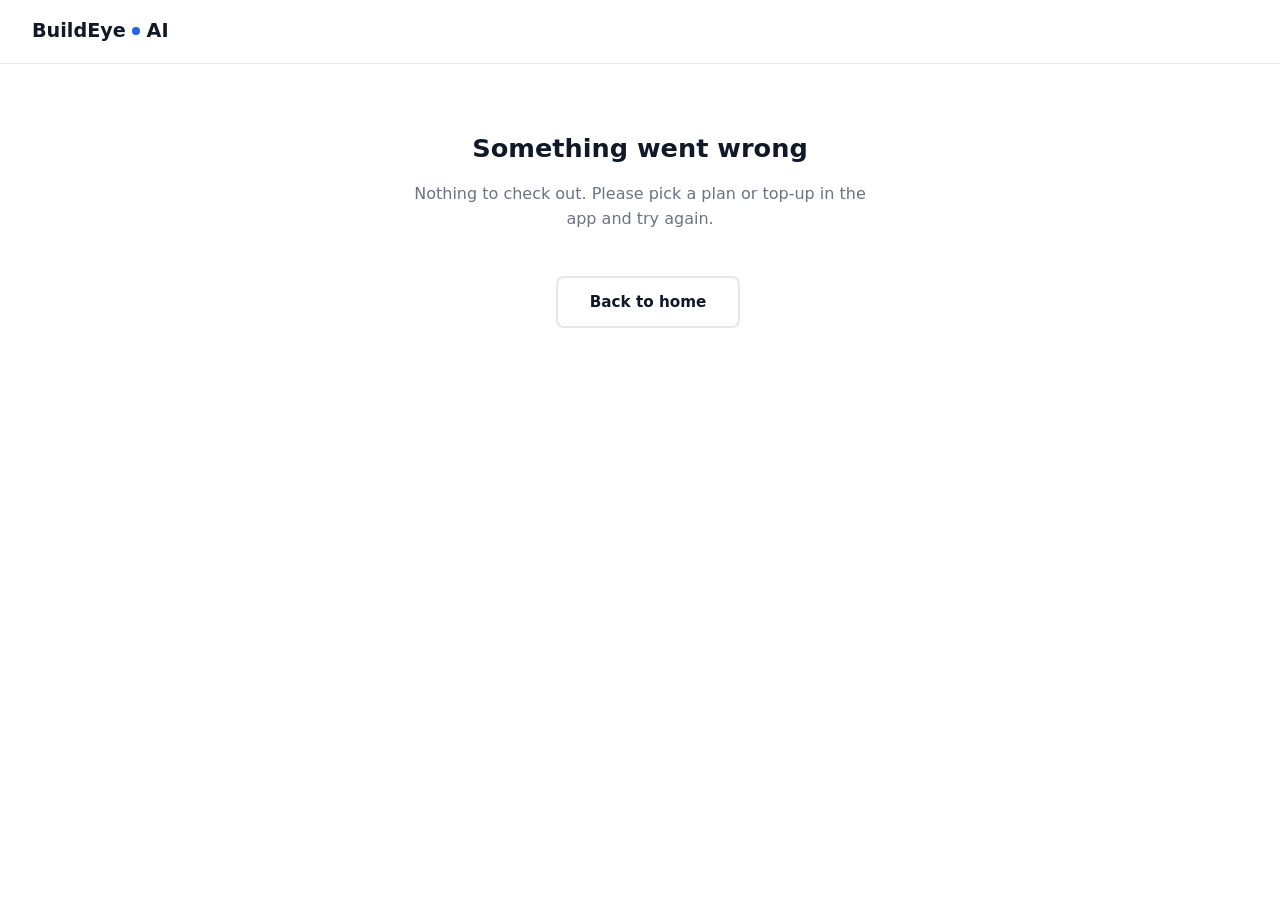
<file: checkout.html>
<!DOCTYPE html>
<html lang="en">
<head>
  <meta charset="UTF-8" />
  <meta name="viewport" content="width=device-width, initial-scale=1.0" />
  <title>Checkout — BuildEye AI</title>
  <link rel="icon" href="/favicon.ico" sizes="32x32" />
  <link rel="icon" href="/favicon.svg" type="image/svg+xml" />
  <link rel="apple-touch-icon" href="/apple-touch-icon.png" />
  <meta name="theme-color" content="#2563eb" />
  <link rel="stylesheet" href="style.css" />
  <script src="https://cdn.paddle.com/paddle/v2/paddle.js"></script>
  <style>
    .checkout-wrap {
      max-width: 520px;
      margin: 0 auto;
      padding: 64px 24px;
      text-align: center;
    }
    .checkout-wrap h1 { font-size: 1.6rem; margin-bottom: 12px; }
    .checkout-wrap p { color: var(--gray); margin-bottom: 24px; }
    .checkout-status {
      margin-top: 32px;
      font-size: 1.05rem;
    }
    .spinner {
      width: 36px; height: 36px;
      border: 4px solid var(--border);
      border-top-color: var(--primary);
      border-radius: 50%;
      margin: 24px auto;
      animation: spin 0.8s linear infinite;
    }
    @keyframes spin { to { transform: rotate(360deg); } }
    .hidden { display: none; }
    .success-icon { font-size: 3rem; }
    .btn-block { display: inline-block; margin-top: 20px; }
  </style>
</head>
<body>

  <header>
    <a href="index.html" class="logo">
      BuildEye <span class="logo-dot"></span> AI
    </a>
  </header>

  <section class="checkout-wrap">
    <!-- Loading / opening checkout -->
    <div id="loading">
      <h1>Preparing your checkout…</h1>
      <p>You'll be able to complete your purchase in a moment.</p>
      <div class="spinner"></div>
    </div>

    <!-- Success -->
    <div id="success" class="hidden">
      <div class="success-icon">✅</div>
      <h1>Purchase complete!</h1>
      <p>All set — return to the app to continue.</p>
      <a id="returnBtn" href="#" class="btn btn-block">Return to app</a>
    </div>

    <!-- Error -->
    <div id="error" class="hidden">
      <h1>Something went wrong</h1>
      <p id="errorMsg">We couldn't start the checkout. Please try again from the app.</p>
      <a href="index.html" class="btn btn-outline btn-block">Back to home</a>
    </div>
  </section>

  <script>
    // ---- Paddle config (PRODUCTION) ----
    const PADDLE_ENV = 'production';
    const PADDLE_TOKEN = 'live_6fc6f9f6c5d05aacc2ebc632e6d';
    // Subscription prices, keyed by billing cycle then tier.
    const PLAN_PRICE_IDS = {
      monthly: {
        start: 'pri_01ksx342ehgc2aj6nct75wcdpp',
        pro: 'pri_01kwegw6ve2ppjpvdqcqfdx5f9',
        business: 'pri_01kwegycre140jx8t1dah9cfne',
      },
      annual: {
        start: 'pri_01kweheq3fm3yg2cw0bz0vhwrk',
        pro: 'pri_01kwehh5rzh7ev9r8dc4pq16tx',
        business: 'pri_01kwehk72vtn4012bmgfz86wpt',
      },
    };
    // One-time, non-expiring top-up packs, keyed by analysis count.
    const PACK_PRICE_IDS = {
      '25': 'pri_01kweh2evvar46jqbak11n9q2c',
      '60': 'pri_01kweha22vkas7mg5ayemwzv1b',
      '120': 'pri_01kwehc7gn7rrw2kf69aham6hn',
    };
    // Deep link back into the native app after a successful purchase.
    const RETURN_SCHEME = 'com.warbler.buildeye://subscribed';

    const params = new URLSearchParams(window.location.search);
    const plan = (params.get('plan') || '').toLowerCase();
    const cycle = (params.get('cycle') || 'monthly').toLowerCase() === 'annual' ? 'annual' : 'monthly';
    const pack = (params.get('pack') || '').trim();
    const uid = params.get('uid') || '';
    const email = params.get('email') || '';

    const $ = (id) => document.getElementById(id);
    function show(section) {
      ['loading', 'success', 'error'].forEach((s) => $(s).classList.toggle('hidden', s !== section));
    }
    function fail(msg) {
      if (msg) $('errorMsg').textContent = msg;
      show('error');
    }

    // Resolve what we're selling: a one-time top-up pack, or a subscription on the
    // chosen billing cycle. Top-ups carry { kind:'topup', userId, photos } so the
    // webhook credits the per-user wallet instead of touching subscriptions.
    let priceId, customData;
    if (pack) {
      priceId = PACK_PRICE_IDS[pack];
      customData = { kind: 'topup', photos: Number(pack), ...(uid ? { userId: uid } : {}) };
      if (!priceId) fail('Unknown top-up pack. Please pick a pack in the app and try again.');
    } else if (plan) {
      priceId = (PLAN_PRICE_IDS[cycle] || {})[plan];
      customData = uid ? { userId: uid } : undefined;
      if (!priceId) fail('Unknown or missing plan. Please pick a plan in the app and try again.');
    } else {
      fail('Nothing to check out. Please pick a plan or top-up in the app and try again.');
    }

    if (priceId) {
      // Wire the "Return to app" button to the deep link.
      $('returnBtn').setAttribute('href', RETURN_SCHEME);

      Paddle.Environment.set(PADDLE_ENV);
      Paddle.Initialize({
        token: PADDLE_TOKEN,
        eventCallback: (event) => {
          if (event.name === 'checkout.completed') {
            show('success');
            // Attempt automatic return to the app; the button is the reliable fallback.
            setTimeout(() => { window.location.href = RETURN_SCHEME; }, 800);
          }
        },
      });

      const checkoutOptions = {
        items: [{ priceId, quantity: 1 }],
        customData,
        settings: {
          theme: 'light',
          displayMode: 'overlay',
        },
      };
      if (email) {
        checkoutOptions.customer = { email };
      }

      try {
        Paddle.Checkout.open(checkoutOptions);
      } catch (err) {
        console.error('[checkout] failed to open Paddle', err);
        fail();
      }
    }
  </script>

</body>
</html>
</file>
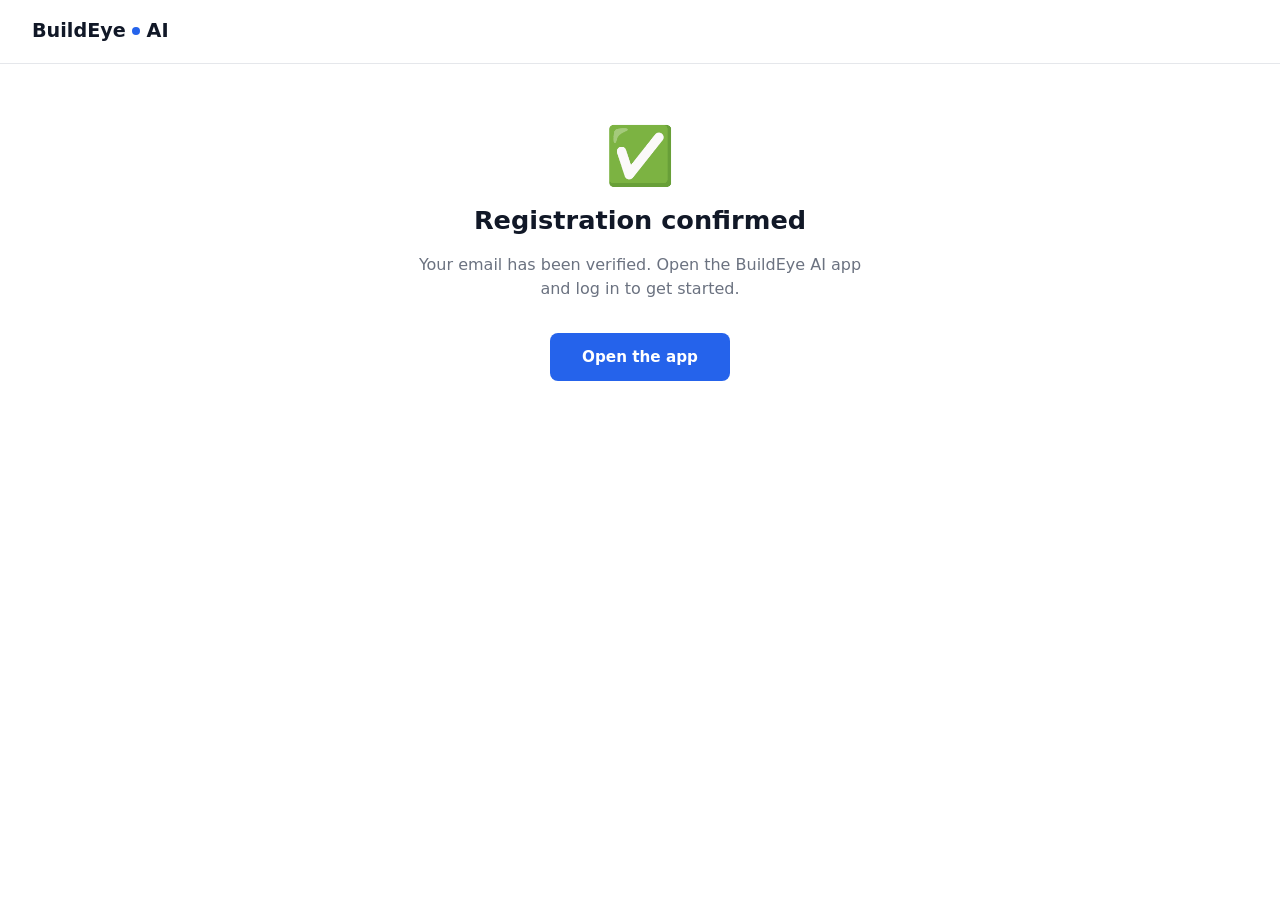
<file: confirmed.html>
<!DOCTYPE html>
<html lang="en">
<head>
  <meta charset="UTF-8" />
  <meta name="viewport" content="width=device-width, initial-scale=1.0" />
  <title>Email confirmed — BuildEye AI</title>
  <link rel="icon" href="/favicon.ico" sizes="32x32" />
  <link rel="icon" href="/favicon.svg" type="image/svg+xml" />
  <link rel="apple-touch-icon" href="/apple-touch-icon.png" />
  <meta name="theme-color" content="#2563eb" />
  <link rel="stylesheet" href="style.css" />
  <style>
    .confirm-wrap {
      max-width: 520px;
      margin: 0 auto;
      padding: 64px 24px;
      text-align: center;
    }
    .confirm-icon { font-size: 3.5rem; line-height: 1; }
    .confirm-wrap h1 { font-size: 1.6rem; margin: 16px 0 12px; }
    .confirm-wrap p { color: var(--gray); margin-bottom: 24px; line-height: 1.5; }
    .btn-block { display: inline-block; margin-top: 8px; }
  </style>
</head>
<body>

  <header>
    <a href="index.html" class="logo">
      BuildEye <span class="logo-dot"></span> AI
    </a>
  </header>

  <section class="confirm-wrap">
    <div class="confirm-icon">✅</div>
    <h1>Registration confirmed</h1>
    <p>Your email has been verified. Open the BuildEye AI app and log in to get started.</p>
    <a id="openApp" href="#" class="btn btn-block">Open the app</a>
  </section>

  <script>
    // Deep link back into the native app (custom scheme registered in the Android app).
    var APP_DEEP_LINK = 'com.warbler.buildeye://login';
    document.getElementById('openApp').setAttribute('href', APP_DEEP_LINK);

    // On mobile, try to open the app automatically. Harmless on desktop (no handler),
    // where the user simply reads the success message and opens the app manually.
    var isMobile = /android|iphone|ipad|ipod/i.test(navigator.userAgent);
    if (isMobile) {
      setTimeout(function () { window.location.href = APP_DEEP_LINK; }, 600);
    }
  </script>

</body>
</html>
</file>
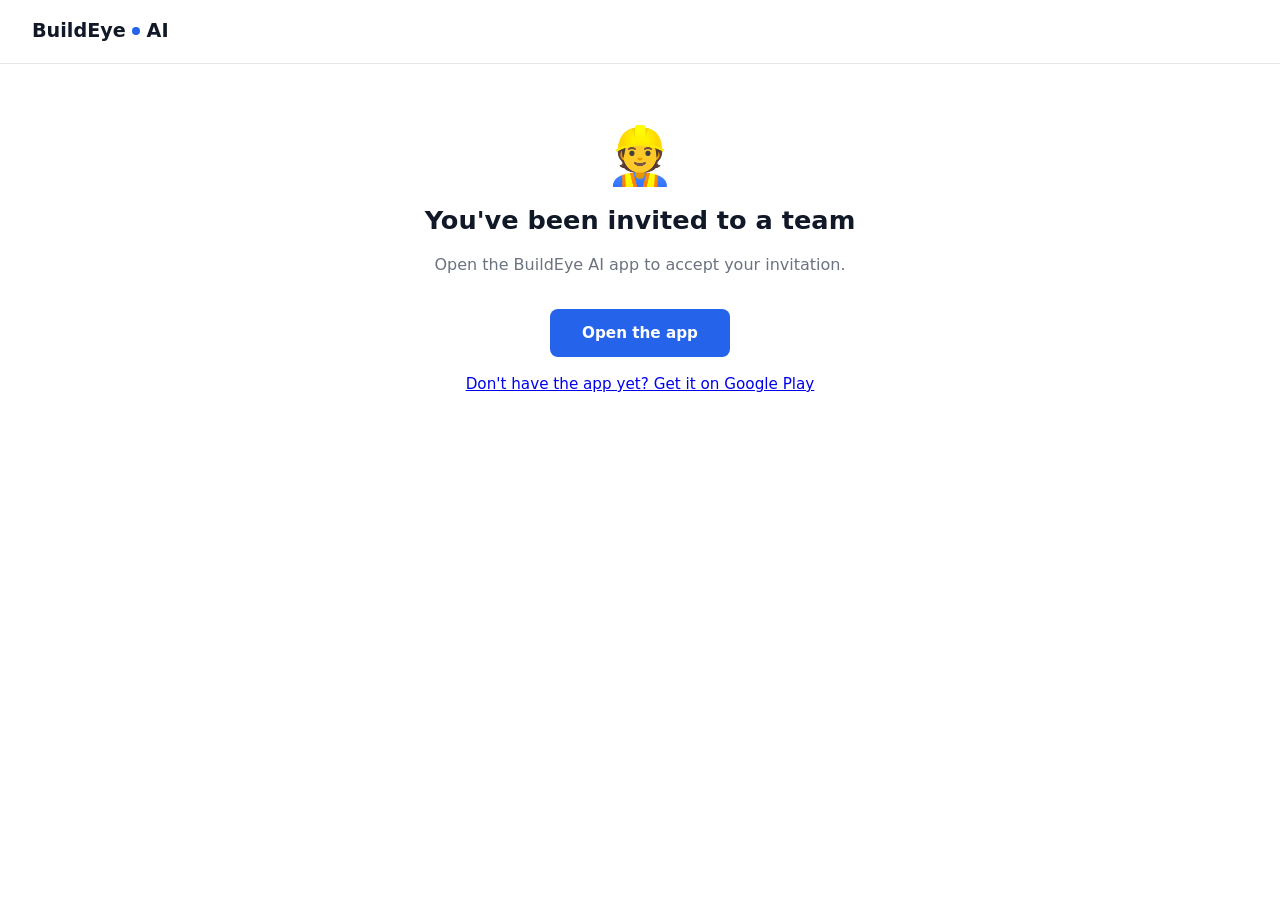
<file: invite.html>
<!DOCTYPE html>
<html lang="en">
<head>
  <meta charset="UTF-8" />
  <meta name="viewport" content="width=device-width, initial-scale=1.0" />
  <title>Team invitation — BuildEye AI</title>
  <link rel="icon" href="/favicon.ico" sizes="32x32" />
  <link rel="icon" href="/favicon.svg" type="image/svg+xml" />
  <link rel="apple-touch-icon" href="/apple-touch-icon.png" />
  <meta name="theme-color" content="#2563eb" />
  <link rel="stylesheet" href="style.css" />
  <style>
    .confirm-wrap {
      max-width: 520px;
      margin: 0 auto;
      padding: 64px 24px;
      text-align: center;
    }
    .confirm-icon { font-size: 3.5rem; line-height: 1; }
    .confirm-wrap h1 { font-size: 1.6rem; margin: 16px 0 12px; }
    .confirm-wrap p { color: var(--gray); margin-bottom: 24px; line-height: 1.5; }
    .btn-block { display: inline-block; margin-top: 8px; }
    .store-link { display: inline-block; margin-top: 16px; font-size: 0.95rem; }
  </style>
</head>
<body>

  <header>
    <a href="index.html" class="logo">
      BuildEye <span class="logo-dot"></span> AI
    </a>
  </header>

  <section class="confirm-wrap">
    <div class="confirm-icon">👷</div>
    <h1>You've been invited to a team</h1>
    <p>Open the BuildEye AI app to accept your invitation.</p>
    <a id="openApp" href="#" class="btn btn-block">Open the app</a>
    <p>
      <a class="store-link" href="https://play.google.com/store/apps/details?id=com.warbler.buildeye">
        Don't have the app yet? Get it on Google Play
      </a>
    </p>
  </section>

  <script>
    // Deep link back into the native app (custom scheme registered in the Android app);
    // app.ts parses ?token= and routes to /invitations/:token. Same pattern as
    // confirmed.html / checkout.html.
    var token = new URLSearchParams(location.search).get('token') || '';
    var APP_DEEP_LINK = 'com.warbler.buildeye://invite?token=' + encodeURIComponent(token);
    document.getElementById('openApp').setAttribute('href', APP_DEEP_LINK);

    // On mobile, try to open the app automatically. Harmless on desktop (no handler),
    // where the user reads this and opens the app on their phone.
    var isMobile = /android|iphone|ipad|ipod/i.test(navigator.userAgent);
    if (isMobile && token) {
      setTimeout(function () { window.location.href = APP_DEEP_LINK; }, 600);
    }
  </script>

</body>
</html>
</file>
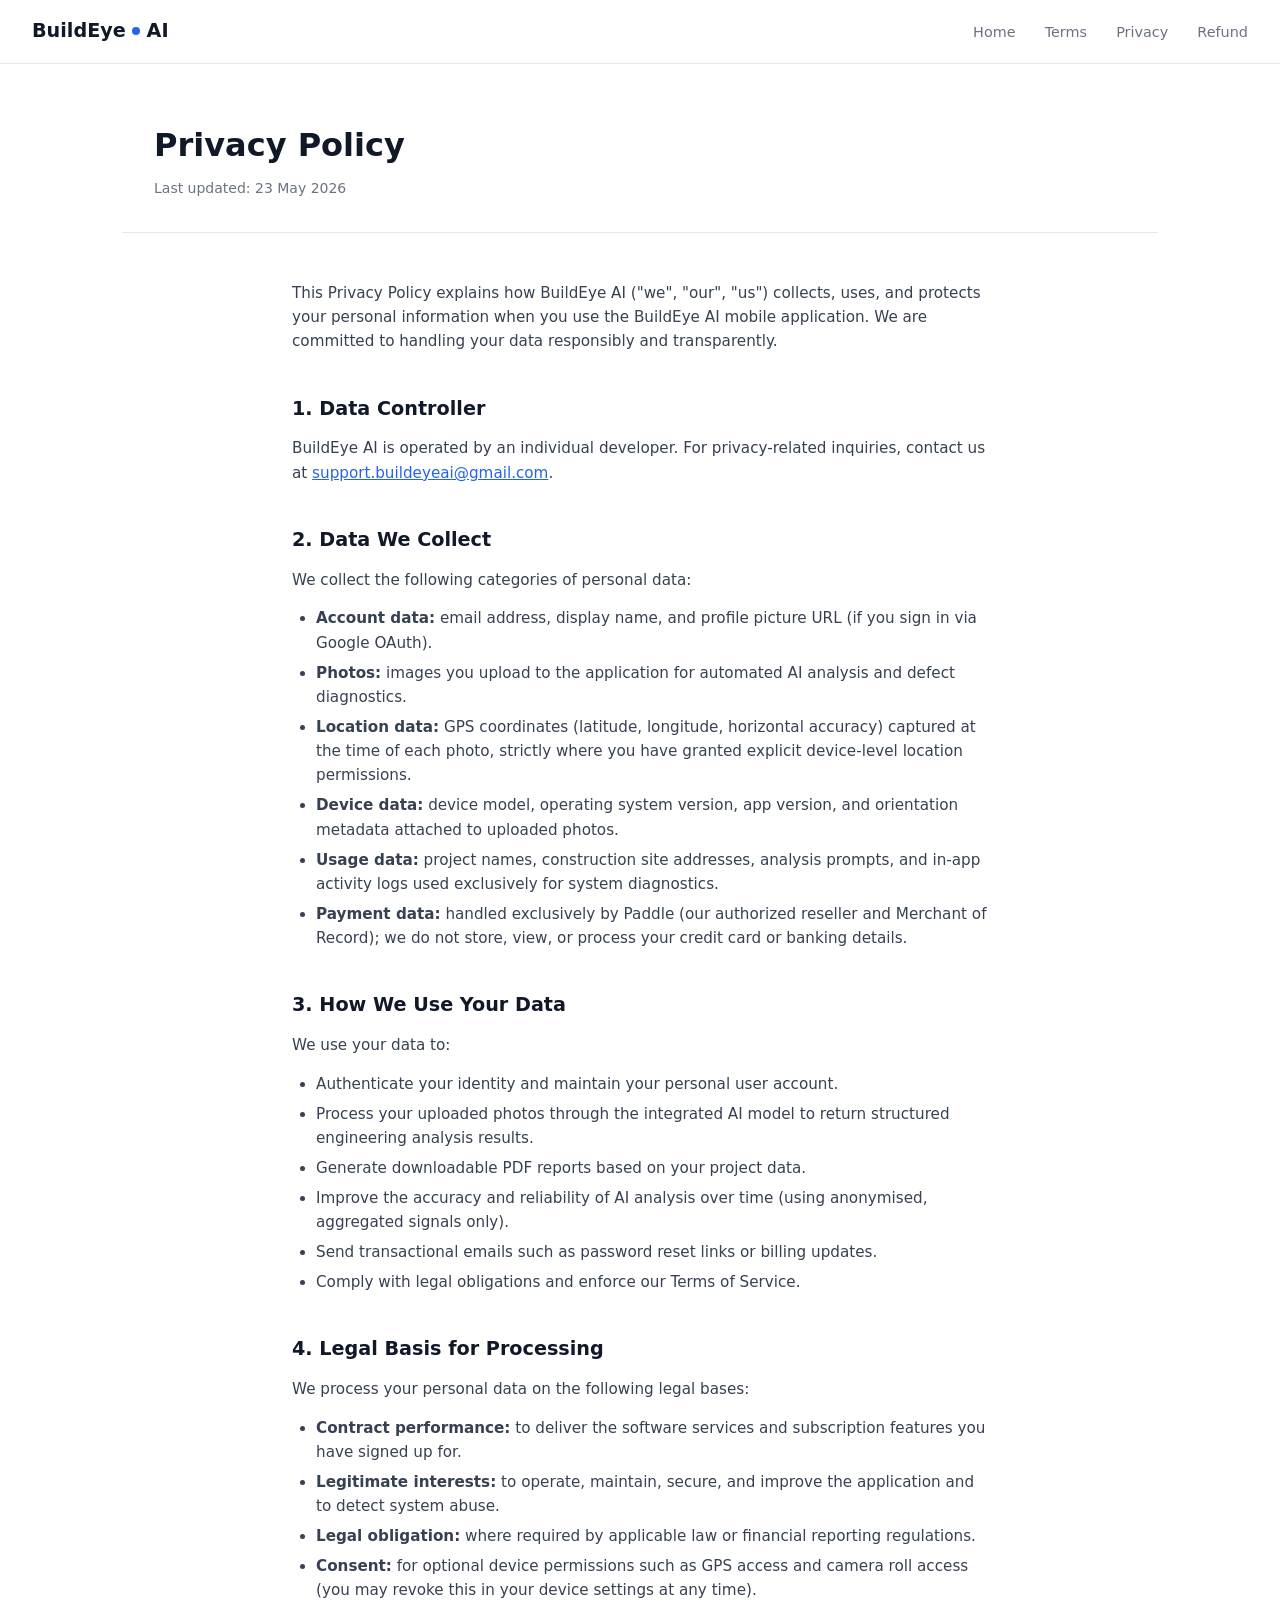
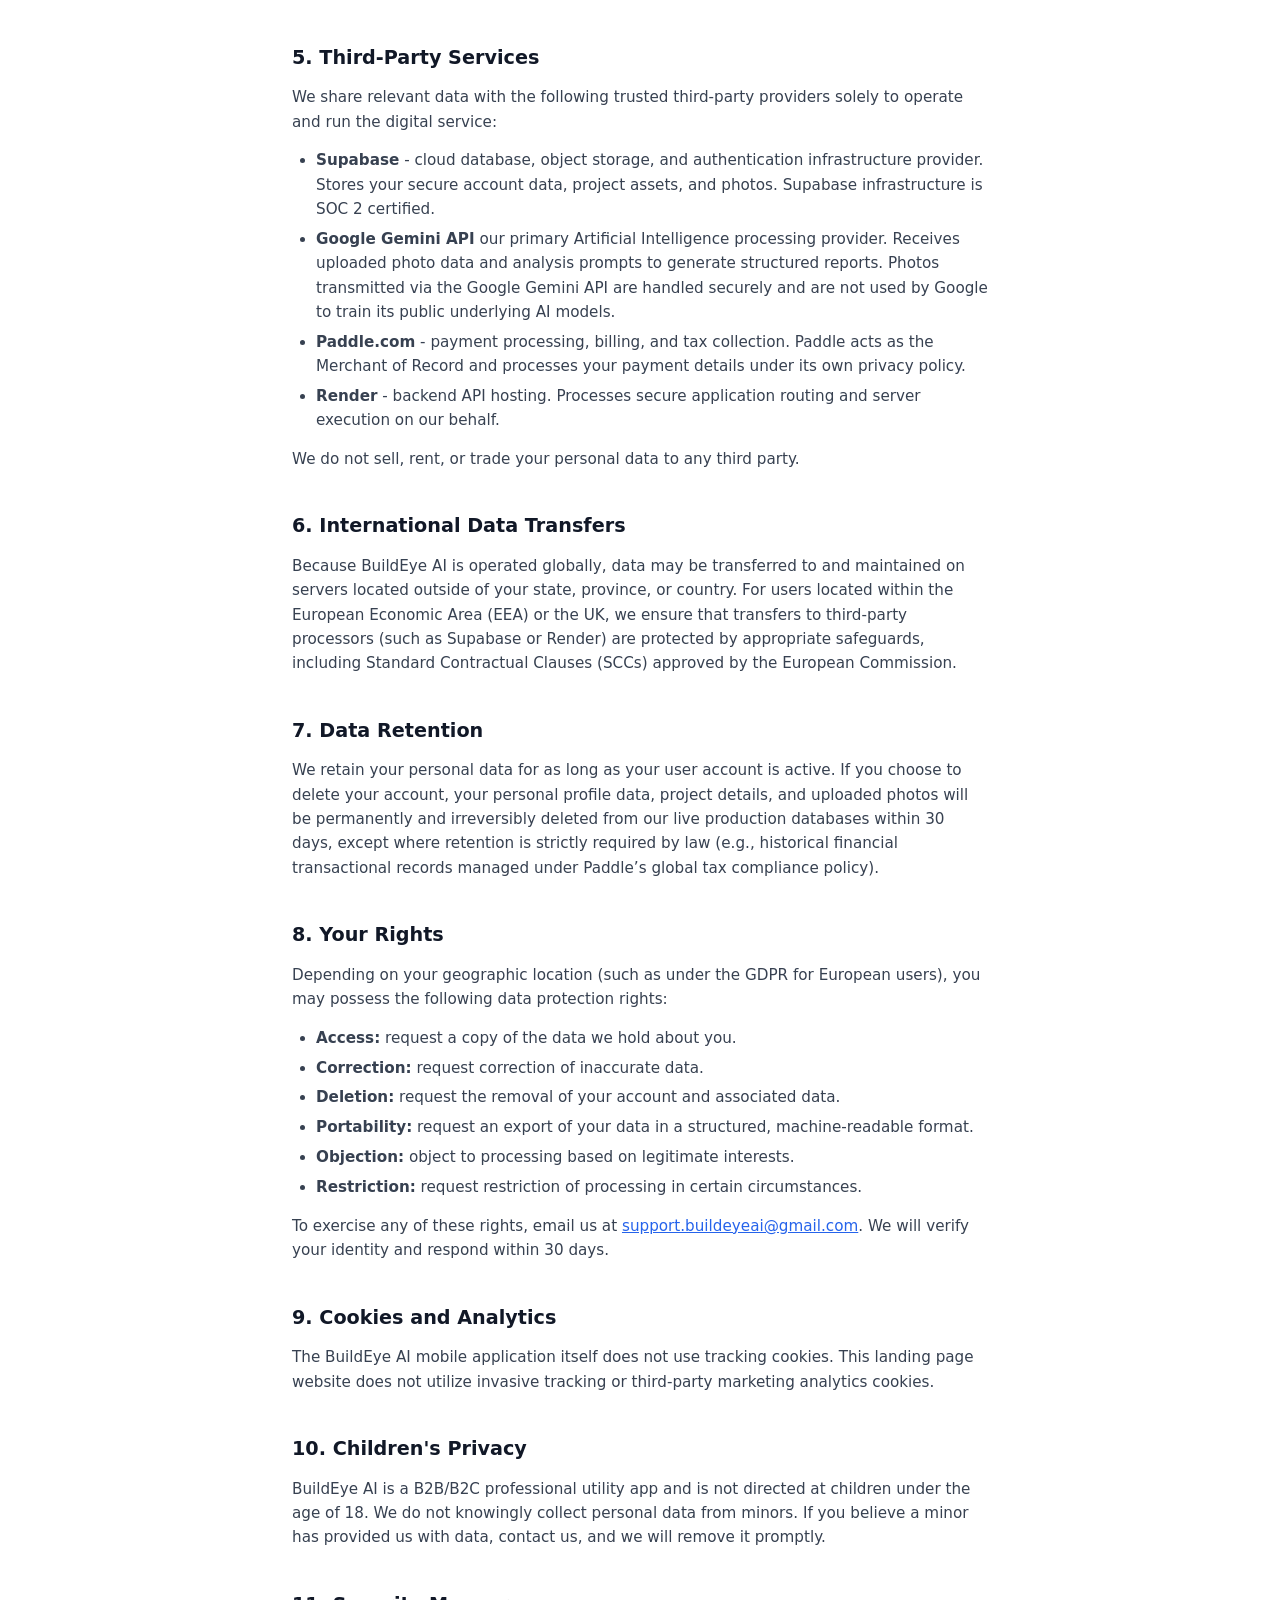
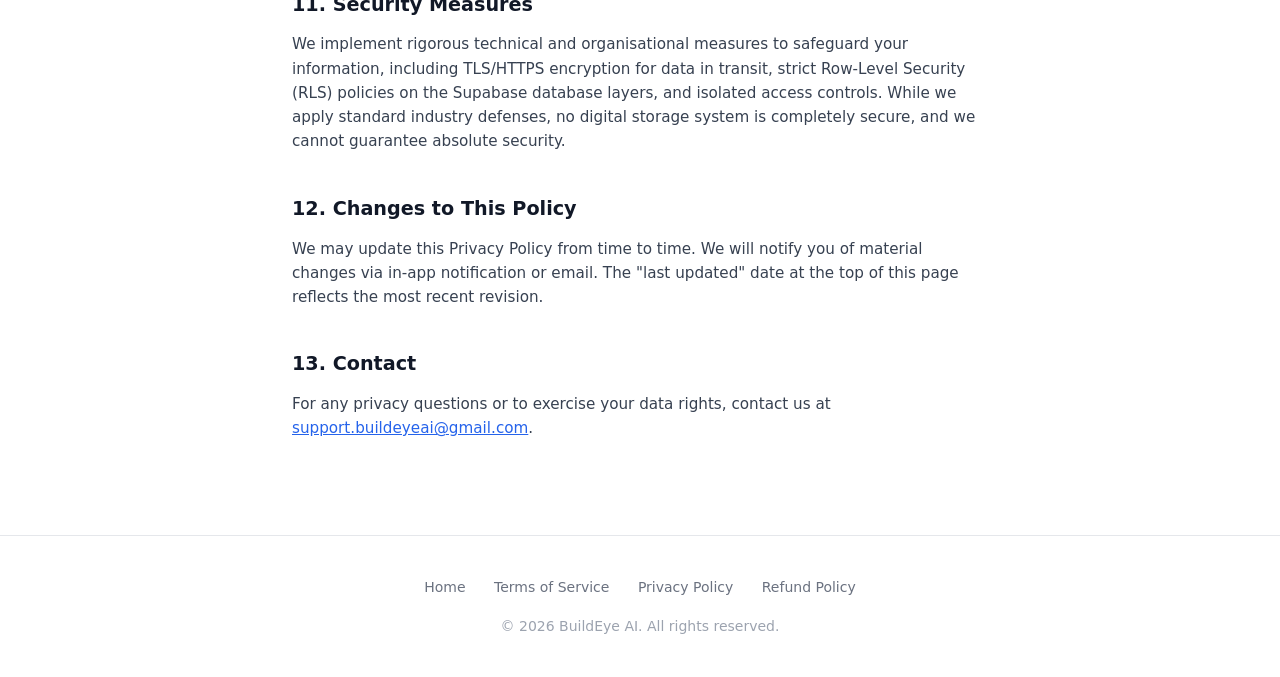
<file: privacy.html>
<!DOCTYPE html>
<html lang="en">
<head>
  <meta charset="UTF-8" />
  <meta name="viewport" content="width=device-width, initial-scale=1.0" />
  <title>Privacy Policy — BuildEye AI</title>
  <meta name="description" content="Privacy Policy for BuildEye AI mobile application." />
  <link rel="icon" href="/favicon.ico" sizes="32x32" />
  <link rel="icon" href="/favicon.svg" type="image/svg+xml" />
  <link rel="apple-touch-icon" href="/apple-touch-icon.png" />
  <meta name="theme-color" content="#2563eb" />
  <link rel="stylesheet" href="style.css" />
</head>
<body>

  <header>
    <a href="index.html" class="logo">
      BuildEye <span class="logo-dot"></span> AI
    </a>
    <nav>
      <a href="index.html">Home</a>
      <a href="terms.html">Terms</a>
      <a href="privacy.html">Privacy</a>
      <a href="refund.html">Refund</a>
    </nav>
  </header>

  <div class="container">
    <div class="page-hero">
      <h1>Privacy Policy</h1>
      <p class="meta">Last updated: 23 May 2026</p>
    </div>

    <div class="page-content">
      <p>This Privacy Policy explains how BuildEye AI ("we", "our", "us") collects, uses, and protects your personal information when you use the BuildEye AI mobile application. We are committed to handling your data responsibly and transparently.</p>

      <h2>1. Data Controller</h2>
      <p>BuildEye AI is operated by an individual developer. For privacy-related inquiries, contact us at <a href="mailto:support.buildeyeai@gmail.com">support.buildeyeai@gmail.com</a>.</p>

      <h2>2. Data We Collect</h2>
      <p>We collect the following categories of personal data:</p>
      <ul>
        <li><strong>Account data:</strong> email address, display name, and profile picture URL (if you sign in via Google OAuth).</li>
        <li><strong>Photos:</strong> images you upload to the application for automated AI analysis and defect diagnostics.</li>
        <li><strong>Location data:</strong> GPS coordinates (latitude, longitude, horizontal accuracy) captured at the time of each photo, strictly where you have granted explicit device-level location permissions.</li>
        <li><strong>Device data:</strong> device model, operating system version, app version, and orientation metadata attached to uploaded photos.</li>
        <li><strong>Usage data:</strong> project names, construction site addresses, analysis prompts, and in-app activity logs used exclusively for system diagnostics.</li>
        <li><strong>Payment data:</strong> handled exclusively by Paddle (our authorized reseller and Merchant of Record); we do not store, view, or process your credit card or banking details.</li>
      </ul>

      <h2>3. How We Use Your Data</h2>
      <p>We use your data to:</p>
      <ul>
        <li>Authenticate your identity and maintain your personal user account.</li>
        <li>Process your uploaded photos through the integrated AI model to return structured engineering analysis results.</li>
        <li>Generate downloadable PDF reports based on your project data.</li>
        <li>Improve the accuracy and reliability of AI analysis over time (using anonymised, aggregated signals only).</li>
        <li>Send transactional emails such as password reset links or billing updates.</li>
        <li>Comply with legal obligations and enforce our Terms of Service.</li>
      </ul>

      <h2>4. Legal Basis for Processing</h2>
      <p>We process your personal data on the following legal bases:</p>
      <ul>
        <li><strong>Contract performance:</strong> to deliver the software services and subscription features you have signed up for.</li>
        <li><strong>Legitimate interests:</strong> to operate, maintain, secure, and improve the application and to detect system abuse.</li>
        <li><strong>Legal obligation:</strong> where required by applicable law or financial reporting regulations.</li>
        <li><strong>Consent:</strong> for optional device permissions such as GPS access and camera roll access (you may revoke this in your device settings at any time).</li>
      </ul>

      <h2>5. Third-Party Services</h2>
      <p>We share relevant data with the following trusted third-party providers solely to operate and run the digital service:</p>
      <ul>
        <li><strong>Supabase</strong> - cloud database, object storage, and authentication infrastructure provider. Stores your secure account data, project assets, and photos. Supabase infrastructure is SOC 2 certified.</li>
        <li><strong>Google Gemini API</strong> our primary Artificial Intelligence processing provider. Receives uploaded photo data and analysis prompts to generate structured reports. Photos transmitted via the Google Gemini API are handled securely and are not used by Google to train its public underlying AI models.</li>
        <li><strong>Paddle.com</strong> - payment processing, billing, and tax collection. Paddle acts as the Merchant of Record and processes your payment details under its own privacy policy.</li>
        <li><strong>Render</strong> - backend API hosting. Processes secure application routing and server execution on our behalf.</li>
      </ul>
      <p>We do not sell, rent, or trade your personal data to any third party.</p>

      <h2>6. International Data Transfers</h2>
      <p>Because BuildEye AI is operated globally, data may be transferred to and maintained on servers located outside of your state, province, or country. For users located within the European Economic Area (EEA) or the UK, we ensure that transfers to third-party processors (such as Supabase or Render) are protected by appropriate safeguards, including Standard Contractual Clauses (SCCs) approved by the European Commission.</p>

	  <h2>7. Data Retention</h2>
	  <p>We retain your personal data for as long as your user account is active. If you choose to delete your account, your personal profile data, project details, and uploaded photos will be permanently and irreversibly deleted from our live production databases within 30 days, except where retention is strictly required by law (e.g., historical financial transactional records managed under Paddle’s global tax compliance policy).</p>

	  <h2>8. Your Rights</h2>
      <p>Depending on your geographic location (such as under the GDPR for European users), you may possess the following data protection rights:</p>
      <ul>
        <li><strong>Access:</strong> request a copy of the data we hold about you.</li>
        <li><strong>Correction:</strong> request correction of inaccurate data.</li>
        <li><strong>Deletion:</strong> request the removal of your account and associated data.</li>
        <li><strong>Portability:</strong> request an export of your data in a structured, machine-readable format.</li>
        <li><strong>Objection:</strong> object to processing based on legitimate interests.</li>
        <li><strong>Restriction:</strong> request restriction of processing in certain circumstances.</li>
      </ul>
      <p>To exercise any of these rights, email us at <a href="mailto:support.buildeyeai@gmail.com">support.buildeyeai@gmail.com</a>. We will verify your identity and respond within 30 days.</p>

      <h2>9. Cookies and Analytics</h2>
      <p>The BuildEye AI mobile application itself does not use tracking cookies. This landing page website does not utilize invasive tracking or third-party marketing analytics cookies.</p>

      <h2>10. Children's Privacy</h2>
      <p>BuildEye AI is a B2B/B2C professional utility app and is not directed at children under the age of 18. We do not knowingly collect personal data from minors. If you believe a minor has provided us with data, contact us, and we will remove it promptly.</p>

      <h2>11. Security Measures</h2>
      <p>We implement rigorous technical and organisational measures to safeguard your information, including TLS/HTTPS encryption for data in transit, strict Row-Level Security (RLS) policies on the Supabase database layers, and isolated access controls. While we apply standard industry defenses, no digital storage system is completely secure, and we cannot guarantee absolute security.</p>

      <h2>12. Changes to This Policy</h2>
      <p>We may update this Privacy Policy from time to time. We will notify you of material changes via in-app notification or email. The "last updated" date at the top of this page reflects the most recent revision.</p>

      <h2>13. Contact</h2>
      <p>For any privacy questions or to exercise your data rights, contact us at <a href="mailto:support.buildeyeai@gmail.com">support.buildeyeai@gmail.com</a>.</p>
    </div>
  </div>

  <footer>
    <nav>
      <a href="index.html">Home</a>
      <a href="terms.html">Terms of Service</a>
      <a href="privacy.html">Privacy Policy</a>
      <a href="refund.html">Refund Policy</a>
    </nav>
    <p>&copy; 2026 BuildEye AI. All rights reserved.</p>
  </footer>

</body>
</html>
</file>
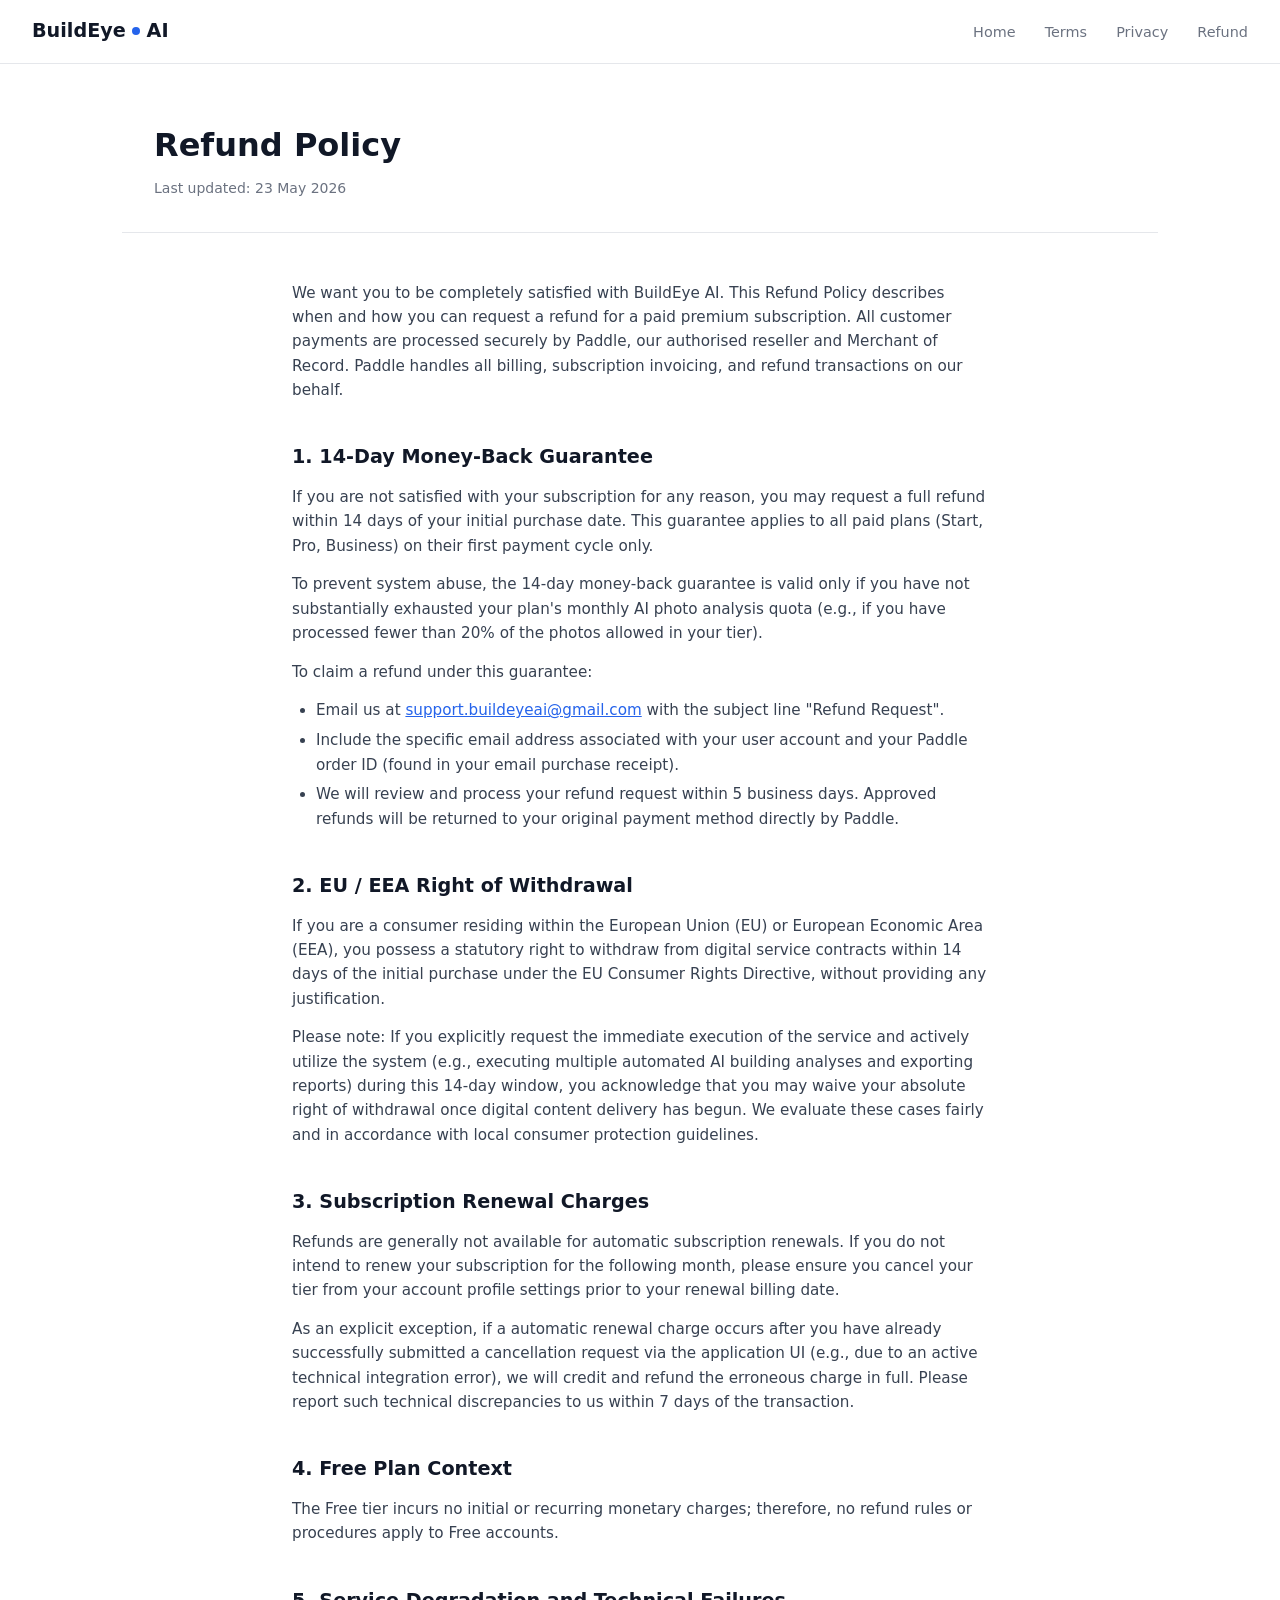
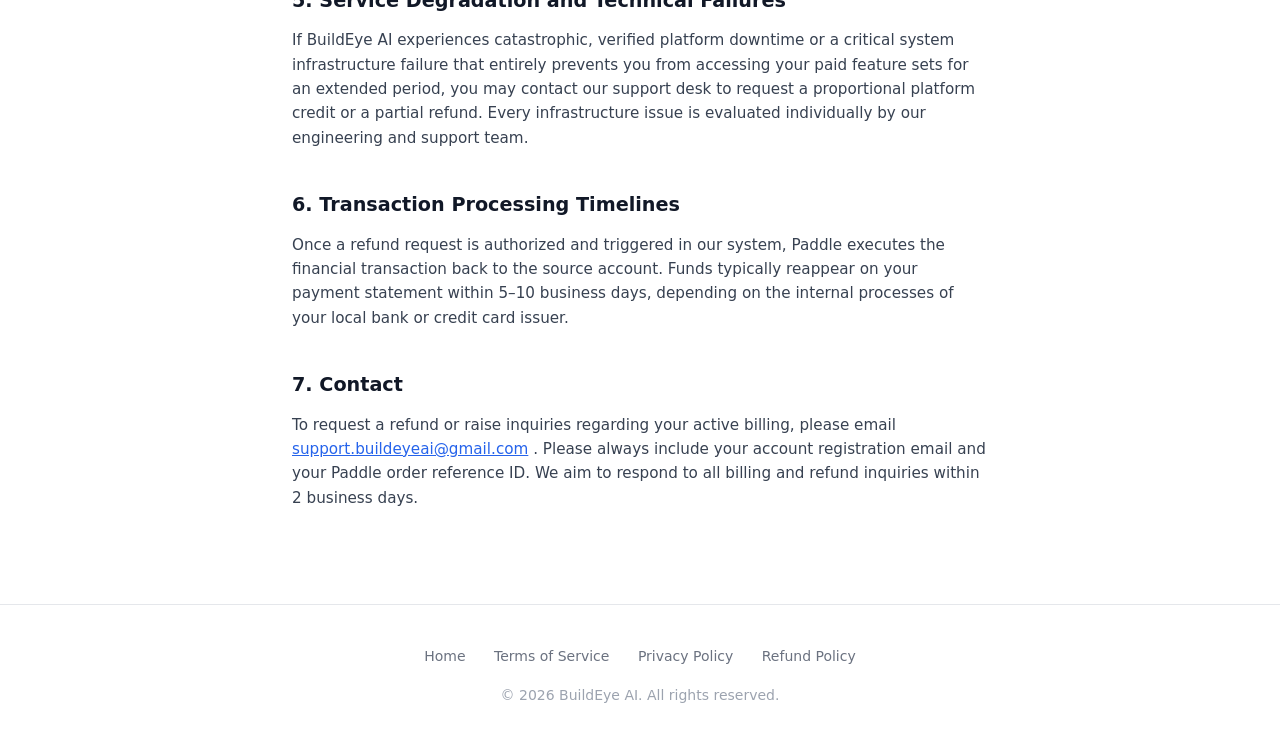
<file: refund.html>
<!DOCTYPE html>
<html lang="en">
<head>
  <meta charset="UTF-8" />
  <meta name="viewport" content="width=device-width, initial-scale=1.0" />
  <title>Refund Policy — BuildEye AI</title>
  <meta name="description" content="Refund Policy for BuildEye AI mobile application." />
  <link rel="icon" href="/favicon.ico" sizes="32x32" />
  <link rel="icon" href="/favicon.svg" type="image/svg+xml" />
  <link rel="apple-touch-icon" href="/apple-touch-icon.png" />
  <meta name="theme-color" content="#2563eb" />
  <link rel="stylesheet" href="style.css" />
</head>
<body>

  <header>
    <a href="index.html" class="logo">
      BuildEye <span class="logo-dot"></span> AI
    </a>
    <nav>
      <a href="index.html">Home</a>
      <a href="terms.html">Terms</a>
      <a href="privacy.html">Privacy</a>
      <a href="refund.html">Refund</a>
    </nav>
  </header>

  <div class="container">
    <div class="page-hero">
      <h1>Refund Policy</h1>
      <p class="meta">Last updated: 23 May 2026</p>
    </div>

    <div class="page-content">
      <p>We want you to be completely satisfied with BuildEye AI. This Refund Policy describes when and how you can request a refund for a paid premium subscription. All customer payments are processed securely by Paddle, our authorised reseller and Merchant of Record. Paddle handles all billing, subscription invoicing, and refund transactions on our behalf.</p>

      <h2>1. 14-Day Money-Back Guarantee</h2>
      <p>If you are not satisfied with your subscription for any reason, you may request a full refund within 14 days of your initial purchase date. This guarantee applies to all paid plans (Start, Pro, Business) on their first payment cycle only.</p>
     <p>To prevent system abuse, the 14-day money-back guarantee is valid only if you have not substantially exhausted your plan's monthly AI photo analysis quota (e.g., if you have processed fewer than 20% of the photos allowed in your tier).</p>
	 <p>To claim a refund under this guarantee:</p>
      <ul>
        <li>Email us at <a href="mailto:support.buildeyeai@gmail.com">support.buildeyeai@gmail.com</a> with the subject line "Refund Request".</li>
        <li>Include the specific email address associated with your user account and your Paddle order ID (found in your email purchase receipt).</li>
        <li>We will review and process your refund request within 5 business days. Approved refunds will be returned to your original payment method directly by Paddle.</li>
      </ul>

      <h2>2. EU / EEA Right of Withdrawal</h2>
      <p>If you are a consumer residing within the European Union (EU) or European Economic Area (EEA), you possess a statutory right to withdraw from digital service contracts within 14 days of the initial purchase under the EU Consumer Rights Directive, without providing any justification.</p>
      <p>Please note: If you explicitly request the immediate execution of the service and actively utilize the system (e.g., executing multiple automated AI building analyses and exporting reports) during this 14-day window, you acknowledge that you may waive your absolute right of withdrawal once digital content delivery has begun. We evaluate these cases fairly and in accordance with local consumer protection guidelines.</p>

      <h2>3. Subscription Renewal Charges</h2>
      <p>Refunds are generally not available for automatic subscription renewals. If you do not intend to renew your subscription for the following month, please ensure you cancel your tier from your account profile settings prior to your renewal billing date.</p>
      <p>As an explicit exception, if a automatic renewal charge occurs after you have already successfully submitted a cancellation request via the application UI (e.g., due to an active technical integration error), we will credit and refund the erroneous charge in full. Please report such technical discrepancies to us within 7 days of the transaction.</p>

      <h2>4. Free Plan Context</h2>
      <p>The Free tier incurs no initial or recurring monetary charges; therefore, no refund rules or procedures apply to Free accounts.</p>

      <h2>5. Service Degradation and Technical Failures</h2>
      <p>If BuildEye AI experiences catastrophic, verified platform downtime or a critical system infrastructure failure that entirely prevents you from accessing your paid feature sets for an extended period, you may contact our support desk to request a proportional platform credit or a partial refund. Every infrastructure issue is evaluated individually by our engineering and support team.</p>

      <h2>6. Transaction Processing Timelines</h2>
      <p>Once a refund request is authorized and triggered in our system, Paddle executes the financial transaction back to the source account. Funds typically reappear on your payment statement within 5–10 business days, depending on the internal processes of your local bank or credit card issuer.</p>

      <h2>7. Contact</h2>
	  <p>To request a refund or raise inquiries regarding your active billing, please email <a href="mailto:support.buildeyeai@gmail.com">support.buildeyeai@gmail.com</a> . Please always include your account registration email and your Paddle order reference ID. We aim to respond to all billing and refund inquiries within 2 business days.</p>
    </div>
  </div>

  <footer>
    <nav>
      <a href="index.html">Home</a>
      <a href="terms.html">Terms of Service</a>
      <a href="privacy.html">Privacy Policy</a>
      <a href="refund.html">Refund Policy</a>
    </nav>
    <p>&copy; 2026 BuildEye AI. All rights reserved.</p>
  </footer>

</body>
</html>
</file>
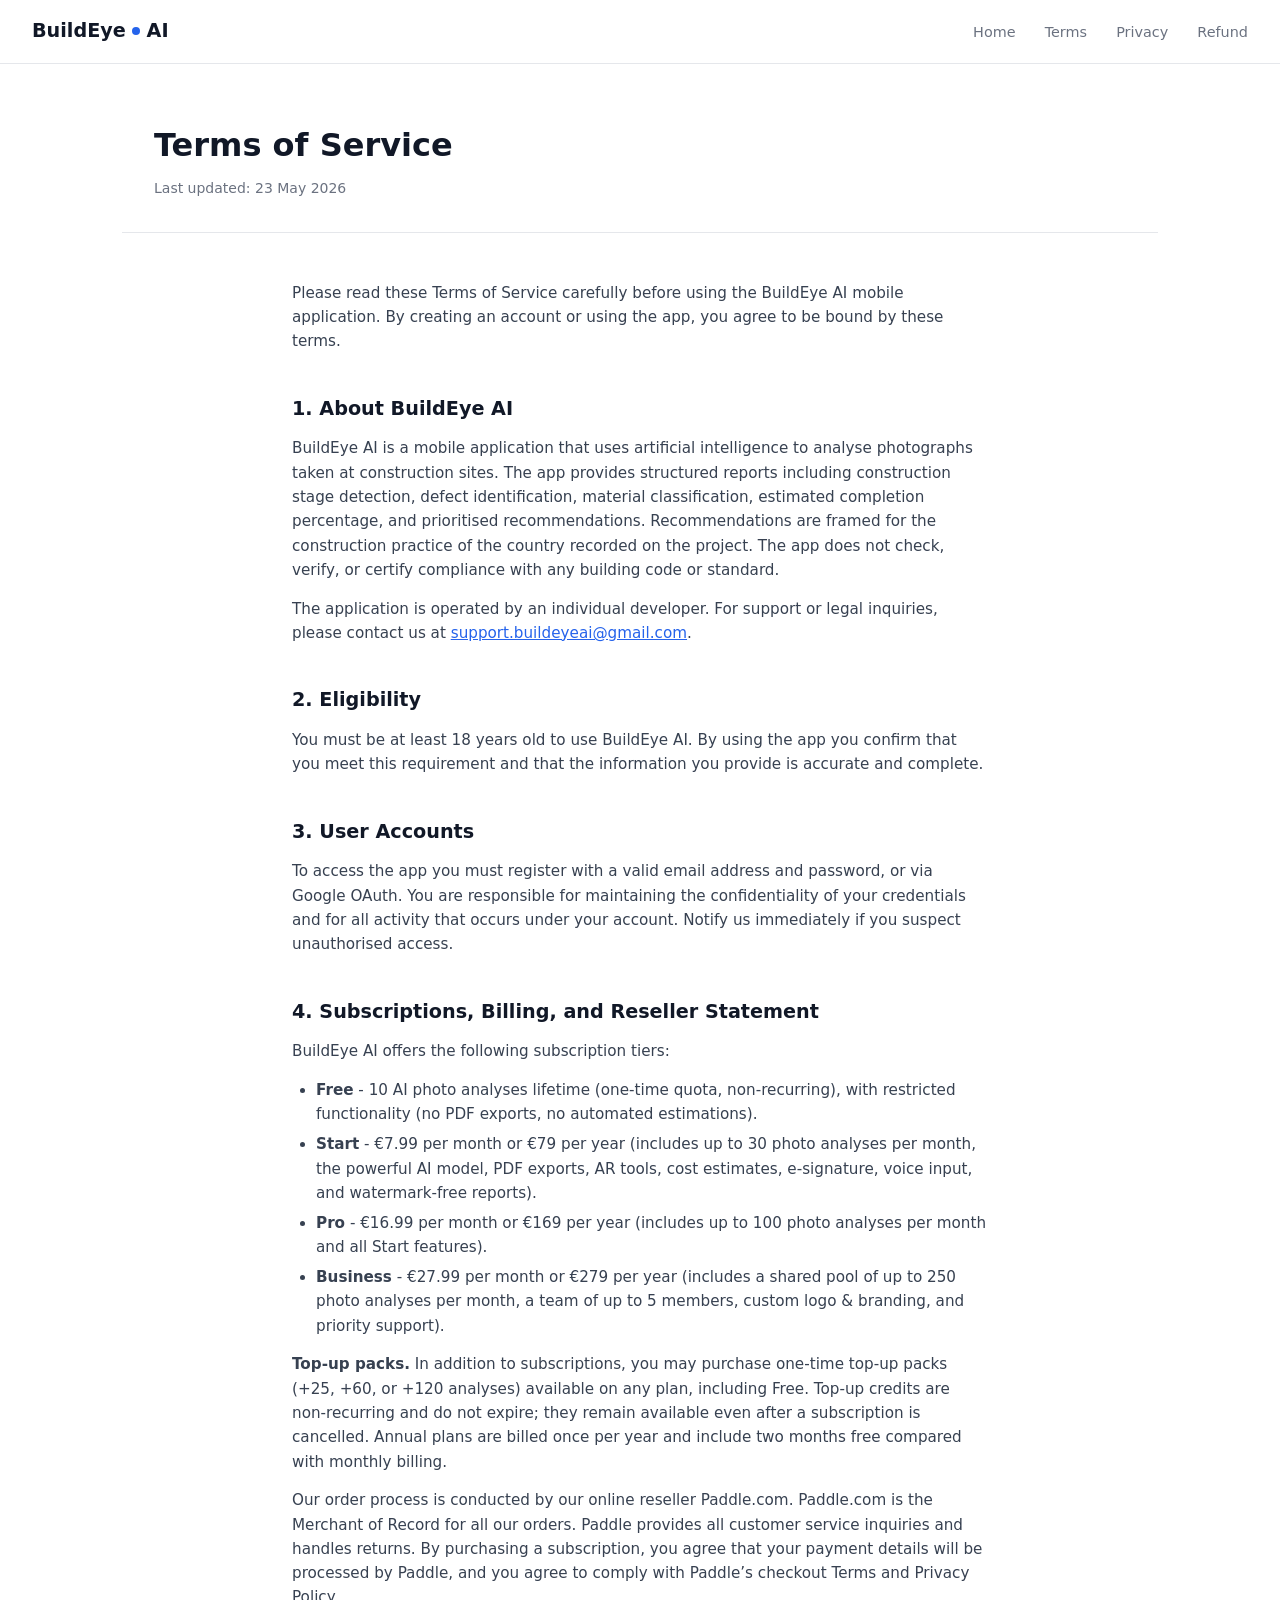
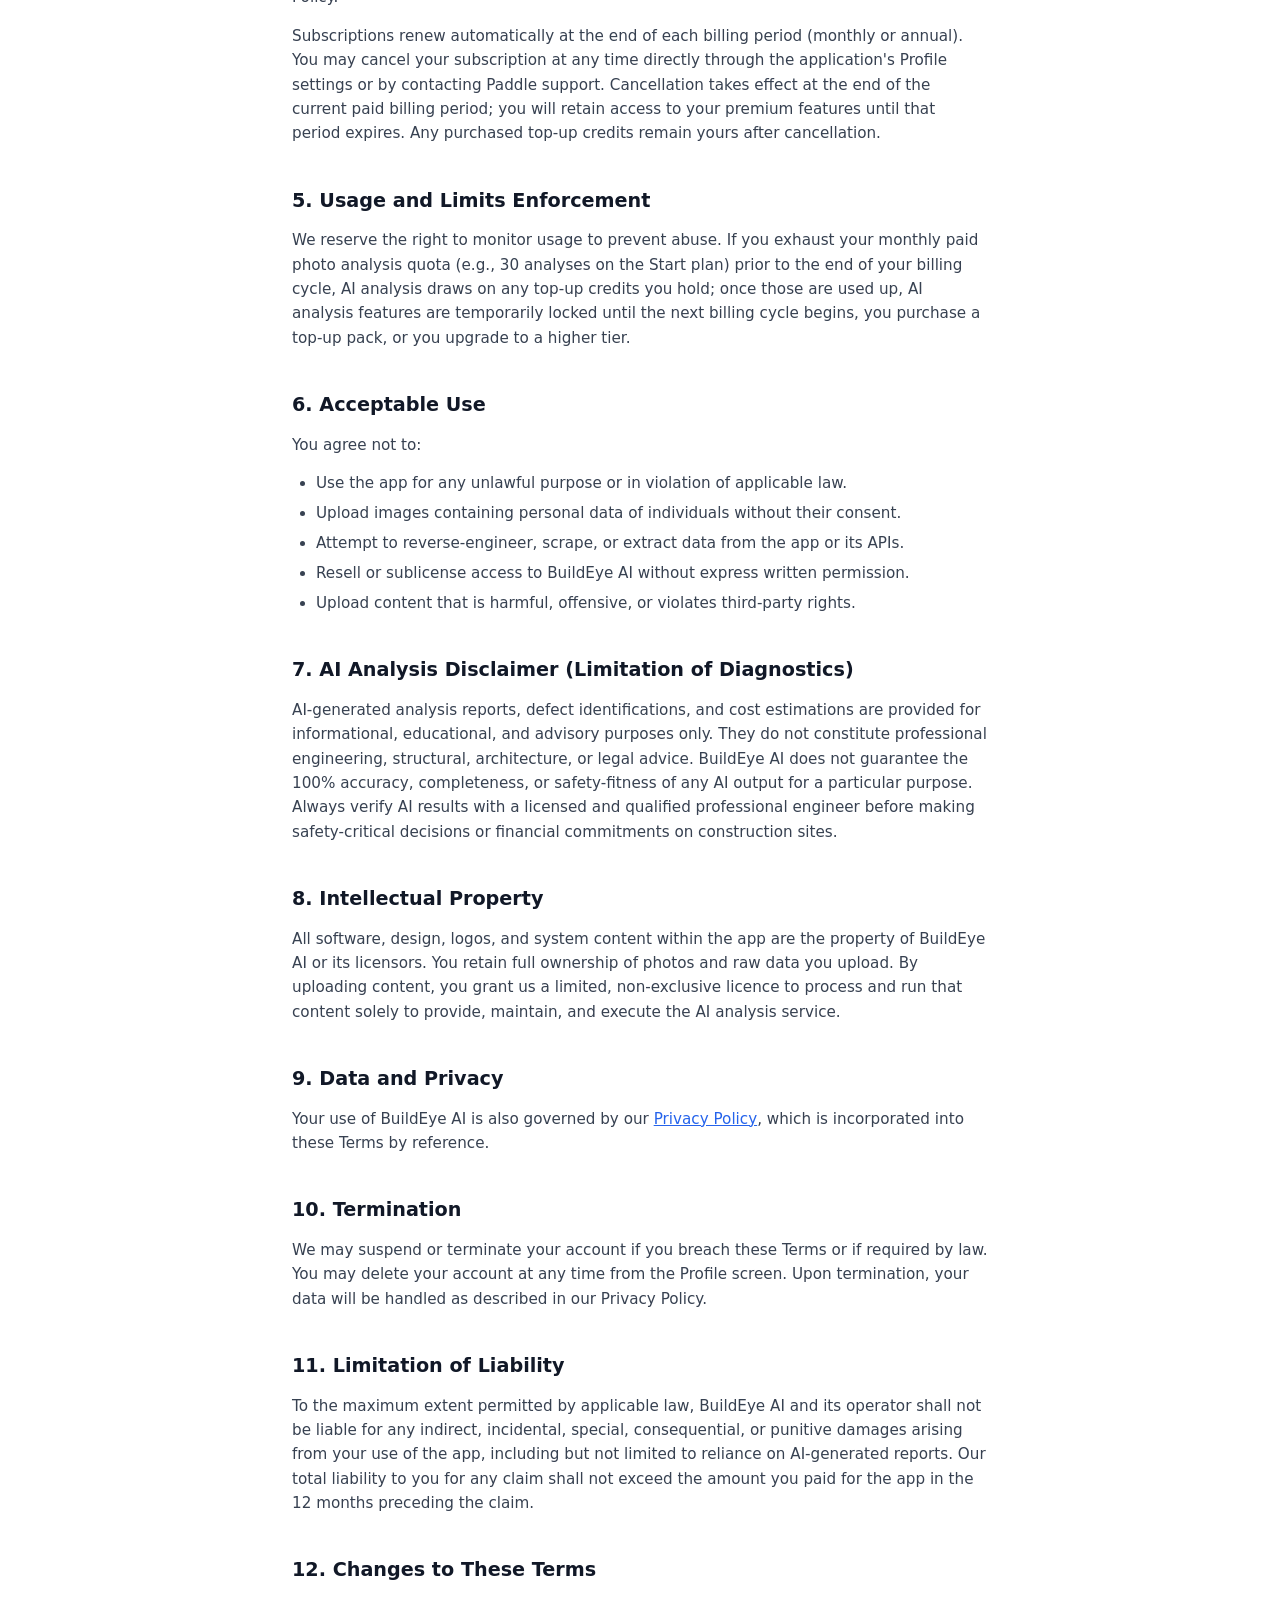
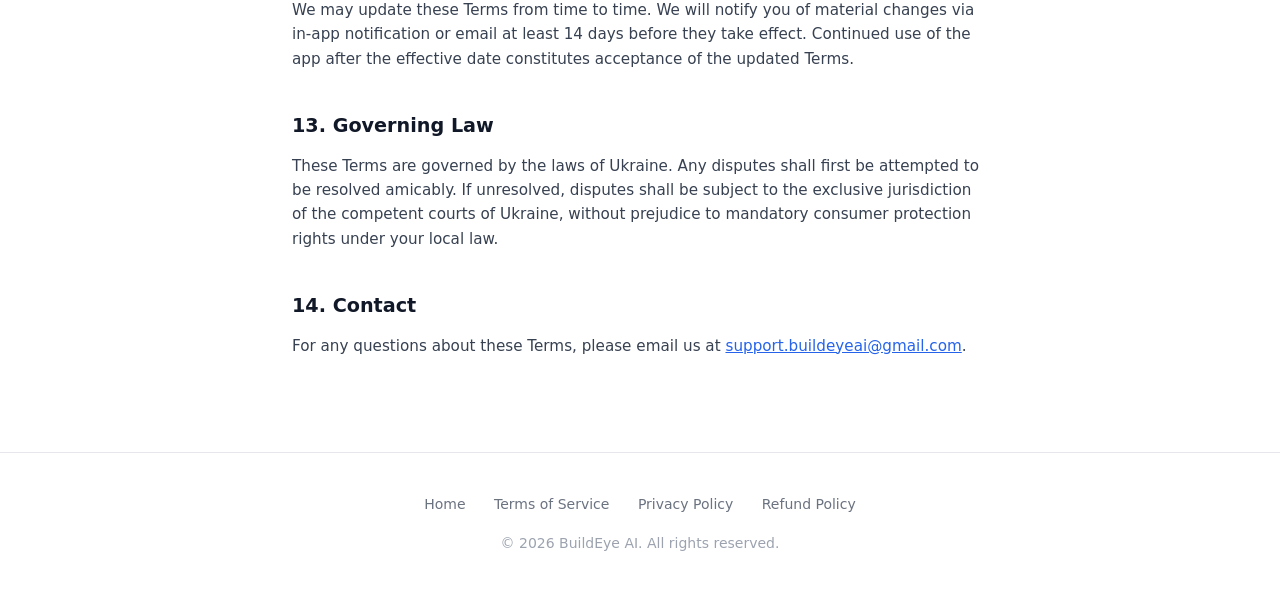
<file: terms.html>
<!DOCTYPE html>
<html lang="en">
<head>
  <meta charset="UTF-8" />
  <meta name="viewport" content="width=device-width, initial-scale=1.0" />
  <title>Terms of Service — BuildEye AI</title>
  <meta name="description" content="Terms of Service for BuildEye AI mobile application." />
  <link rel="icon" href="/favicon.ico" sizes="32x32" />
  <link rel="icon" href="/favicon.svg" type="image/svg+xml" />
  <link rel="apple-touch-icon" href="/apple-touch-icon.png" />
  <meta name="theme-color" content="#2563eb" />
  <link rel="stylesheet" href="style.css" />
</head>
<body>

  <header>
    <a href="index.html" class="logo">
      BuildEye <span class="logo-dot"></span> AI
    </a>
    <nav>
      <a href="index.html">Home</a>
      <a href="terms.html">Terms</a>
      <a href="privacy.html">Privacy</a>
      <a href="refund.html">Refund</a>
    </nav>
  </header>

  <div class="container">
    <div class="page-hero">
      <h1>Terms of Service</h1>
      <p class="meta">Last updated: 23 May 2026</p>
    </div>

    <div class="page-content">
      <p>Please read these Terms of Service carefully before using the BuildEye AI mobile application. By creating an account or using the app, you agree to be bound by these terms.</p>

      <h2>1. About BuildEye AI</h2>
      <p>BuildEye AI is a mobile application that uses artificial intelligence to analyse photographs taken at construction sites. The app provides structured reports including construction stage detection, defect identification, material classification, estimated completion percentage, and prioritised recommendations. Recommendations are framed for the construction practice of the country recorded on the project. The app does not check, verify, or certify compliance with any building code or standard.</p>
      <p>The application is operated by an individual developer. For support or legal inquiries, please contact us at <a href="mailto:support.buildeyeai@gmail.com">support.buildeyeai@gmail.com</a>.</p>

      <h2>2. Eligibility</h2>
      <p>You must be at least 18 years old to use BuildEye AI. By using the app you confirm that you meet this requirement and that the information you provide is accurate and complete.</p>

      <h2>3. User Accounts</h2>
      <p>To access the app you must register with a valid email address and password, or via Google OAuth. You are responsible for maintaining the confidentiality of your credentials and for all activity that occurs under your account. Notify us immediately if you suspect unauthorised access.</p>

      <h2>4. Subscriptions, Billing, and Reseller Statement</h2>
      <p>BuildEye AI offers the following subscription tiers:</p>
      <ul>
        <li><strong>Free</strong> - 10 AI photo analyses lifetime (one-time quota, non-recurring), with restricted functionality (no PDF exports, no automated estimations).</li>
        <li><strong>Start</strong> - €7.99 per month or €79 per year (includes up to 30 photo analyses per month, the powerful AI model, PDF exports, AR tools, cost estimates, e-signature, voice input, and watermark-free reports).</li>
        <li><strong>Pro</strong> - €16.99 per month or €169 per year (includes up to 100 photo analyses per month and all Start features).</li>
        <li><strong>Business</strong> - €27.99 per month or €279 per year (includes a shared pool of up to 250 photo analyses per month, a team of up to 5 members, custom logo &amp; branding, and priority support).</li>
      </ul>
      <p><strong>Top-up packs.</strong> In addition to subscriptions, you may purchase one-time top-up packs (+25, +60, or +120 analyses) available on any plan, including Free. Top-up credits are non-recurring and do not expire; they remain available even after a subscription is cancelled. Annual plans are billed once per year and include two months free compared with monthly billing.</p>
      <p>Our order process is conducted by our online reseller Paddle.com. Paddle.com is the Merchant of Record for all our orders. Paddle provides all customer service inquiries and handles returns. By purchasing a subscription, you agree that your payment details will be processed by Paddle, and you agree to comply with Paddle’s checkout Terms and Privacy Policy.</p>
      <p>Subscriptions renew automatically at the end of each billing period (monthly or annual). You may cancel your subscription at any time directly through the application's Profile settings or by contacting Paddle support. Cancellation takes effect at the end of the current paid billing period; you will retain access to your premium features until that period expires. Any purchased top-up credits remain yours after cancellation.</p>

      <h2>5. Usage and Limits Enforcement</h2>
      <p>We reserve the right to monitor usage to prevent abuse. If you exhaust your monthly paid photo analysis quota (e.g., 30 analyses on the Start plan) prior to the end of your billing cycle, AI analysis draws on any top-up credits you hold; once those are used up, AI analysis features are temporarily locked until the next billing cycle begins, you purchase a top-up pack, or you upgrade to a higher tier.</p>

      <h2>6. Acceptable Use</h2>
      <p>You agree not to:</p>
      <ul>
        <li>Use the app for any unlawful purpose or in violation of applicable law.</li>
        <li>Upload images containing personal data of individuals without their consent.</li>
        <li>Attempt to reverse-engineer, scrape, or extract data from the app or its APIs.</li>
        <li>Resell or sublicense access to BuildEye AI without express written permission.</li>
        <li>Upload content that is harmful, offensive, or violates third-party rights.</li>
      </ul>

      <h2>7. AI Analysis Disclaimer (Limitation of Diagnostics)</h2>
      <p>AI-generated analysis reports, defect identifications, and cost estimations are provided for informational, educational, and advisory purposes only. They do not constitute professional engineering, structural, architecture, or legal advice. BuildEye AI does not guarantee the 100% accuracy, completeness, or safety-fitness of any AI output for a particular purpose. Always verify AI results with a licensed and qualified professional engineer before making safety-critical decisions or financial commitments on construction sites.</p>

      <h2>8. Intellectual Property</h2>
      <p>All software, design, logos, and system content within the app are the property of BuildEye AI or its licensors. You retain full ownership of photos and raw data you upload. By uploading content, you grant us a limited, non-exclusive licence to process and run that content solely to provide, maintain, and execute the AI analysis service.</p>

      <h2>9. Data and Privacy</h2>
      <p>Your use of BuildEye AI is also governed by our <a href="privacy.html">Privacy Policy</a>, which is incorporated into these Terms by reference.</p>

      <h2>10. Termination</h2>
      <p>We may suspend or terminate your account if you breach these Terms or if required by law. You may delete your account at any time from the Profile screen. Upon termination, your data will be handled as described in our Privacy Policy.</p>

      <h2>11. Limitation of Liability</h2>
      <p>To the maximum extent permitted by applicable law, BuildEye AI and its operator shall not be liable for any indirect, incidental, special, consequential, or punitive damages arising from your use of the app, including but not limited to reliance on AI-generated reports. Our total liability to you for any claim shall not exceed the amount you paid for the app in the 12 months preceding the claim.</p>

      <h2>12. Changes to These Terms</h2>
      <p>We may update these Terms from time to time. We will notify you of material changes via in-app notification or email at least 14 days before they take effect. Continued use of the app after the effective date constitutes acceptance of the updated Terms.</p>

      <h2>13. Governing Law</h2>
      <p>These Terms are governed by the laws of Ukraine. Any disputes shall first be attempted to be resolved amicably. If unresolved, disputes shall be subject to the exclusive jurisdiction of the competent courts of Ukraine, without prejudice to mandatory consumer protection rights under your local law.</p>

      <h2>14. Contact</h2>
      <p>For any questions about these Terms, please email us at <a href="mailto:support.buildeyeai@gmail.com">support.buildeyeai@gmail.com</a>.</p>
    </div>
  </div>

  <footer>
    <nav>
      <a href="index.html">Home</a>
      <a href="terms.html">Terms of Service</a>
      <a href="privacy.html">Privacy Policy</a>
      <a href="refund.html">Refund Policy</a>
    </nav>
    <p>&copy; 2026 BuildEye AI. All rights reserved.</p>
  </footer>

</body>
</html>
</file>
<file: style.css>
:root {
  --primary: #2563eb;
  --primary-dark: #1d4ed8;
  --dark: #111827;
  --gray: #6b7280;
  --light: #f9fafb;
  --border: #e5e7eb;
  --white: #ffffff;
}

* {
  box-sizing: border-box;
  margin: 0;
  padding: 0;
}

body {
  font-family: system-ui, -apple-system, BlinkMacSystemFont, "Segoe UI", sans-serif;
  color: var(--dark);
  background: var(--white);
  line-height: 1.6;
}

/* ── Header ── */
header {
  border-bottom: 1px solid var(--border);
  padding: 1rem 2rem;
  display: flex;
  justify-content: space-between;
  align-items: center;
  position: sticky;
  top: 0;
  background: rgba(255, 255, 255, 0.95);
  backdrop-filter: blur(8px);
  z-index: 100;
}

.logo {
  font-weight: 700;
  font-size: 1.2rem;
  color: var(--dark);
  text-decoration: none;
  display: flex;
  align-items: center;
  gap: 0.4rem;
}

.logo-dot {
  display: inline-block;
  width: 8px;
  height: 8px;
  background: var(--primary);
  border-radius: 50%;
}

header nav a {
  color: var(--gray);
  text-decoration: none;
  margin-left: 1.5rem;
  font-size: 0.9rem;
  transition: color 0.15s;
}

header nav a:hover {
  color: var(--primary);
}

/* ── Footer ── */
footer {
  border-top: 1px solid var(--border);
  padding: 2.5rem 2rem;
  text-align: center;
  color: var(--gray);
  font-size: 0.875rem;
}

footer nav {
  margin-bottom: 1rem;
}

footer nav a {
  color: var(--gray);
  text-decoration: none;
  margin: 0 0.75rem;
  transition: color 0.15s;
}

footer nav a:hover {
  color: var(--primary);
}

footer p {
  color: #9ca3af;
}

/* ── Container ── */
.container {
  max-width: 1100px;
  margin: 0 auto;
  padding: 0 2rem;
}

/* ── Buttons ── */
.btn {
  display: inline-block;
  background: var(--primary);
  color: white;
  padding: 0.75rem 2rem;
  border-radius: 8px;
  text-decoration: none;
  font-weight: 600;
  font-size: 0.95rem;
  transition: background 0.2s;
}

.btn:hover {
  background: var(--primary-dark);
}

.btn-outline {
  background: transparent;
  border: 2px solid var(--border);
  color: var(--dark);
  margin-left: 1rem;
}

.btn-outline:hover {
  border-color: var(--primary);
  color: var(--primary);
  background: transparent;
}

/* ── Hero ── */
.hero {
  padding: 6rem 2rem 5rem;
  text-align: center;
}

.hero-badge {
  display: inline-block;
  background: #eff6ff;
  color: var(--primary);
  font-size: 0.8rem;
  font-weight: 600;
  padding: 0.3rem 0.9rem;
  border-radius: 20px;
  margin-bottom: 1.5rem;
  letter-spacing: 0.03em;
}

.hero h1 {
  font-size: clamp(2rem, 5vw, 3.25rem);
  font-weight: 800;
  line-height: 1.15;
  max-width: 700px;
  margin: 0 auto 1.25rem;
  letter-spacing: -0.02em;
}

.hero h1 span {
  color: var(--primary);
}

.hero p {
  font-size: 1.15rem;
  color: var(--gray);
  max-width: 580px;
  margin: 0 auto 2.25rem;
}

.hero-cta {
  display: flex;
  justify-content: center;
  flex-wrap: wrap;
  gap: 0.75rem;
}

.hero-store {
  display: inline-block;
  margin-top: 1.5rem;
  transition: transform 0.2s;
}

.hero-store:hover {
  transform: translateY(-2px);
}

.hero-store img {
  height: 58px;
  width: auto;
  display: block;
}

.hero-note {
  margin-top: 1.25rem;
  font-size: 0.8rem;
  color: #9ca3af;
}

/* ── "I want it on iPhone" demand counter ── */
.ios-wait {
  margin-top: 2rem;
  padding-top: 1.75rem;
  border-top: 1px solid var(--border);
  max-width: 420px;
  margin-left: auto;
  margin-right: auto;
}

.ios-wait-lead {
  font-size: 0.9rem;
  color: var(--gray);
  margin-bottom: 0.9rem;
}

.btn-ios {
  display: inline-flex;
  align-items: center;
  gap: 0.5rem;
  border: 0;
  font-family: inherit;
  cursor: pointer;
  background: var(--dark);
}

.btn-ios:hover {
  background: #000000;
}

.btn-ios:disabled {
  cursor: default;
}

.btn-ios.is-voted {
  background: #ecfdf5;
  color: #047857;
  box-shadow: inset 0 0 0 2px #a7f3d0;
}

.ios-icon {
  width: 16px;
  height: 16px;
  flex-shrink: 0;
}

.ios-interest-count {
  margin-top: 0.7rem;
  font-size: 0.85rem;
  font-weight: 600;
  color: var(--gray);
}

/* ── Features ── */
.features {
  padding: 5rem 2rem;
  background: var(--light);
}

.section-header {
  text-align: center;
  margin-bottom: 3rem;
}

.section-header h2 {
  font-size: 1.875rem;
  font-weight: 700;
  margin-bottom: 0.5rem;
}

.section-header p {
  color: var(--gray);
  font-size: 1rem;
}

.features-grid {
  display: grid;
  grid-template-columns: repeat(auto-fit, minmax(240px, 1fr));
  gap: 1.5rem;
  max-width: 1100px;
  margin: 0 auto;
}

.feature-card {
  background: var(--white);
  padding: 1.75rem;
  border-radius: 12px;
  border: 1px solid var(--border);
}

.feature-icon {
  font-size: 1.75rem;
  margin-bottom: 1rem;
  display: block;
}

.feature-card h3 {
  font-size: 1rem;
  font-weight: 600;
  margin-bottom: 0.4rem;
}

.feature-card p {
  color: var(--gray);
  font-size: 0.875rem;
  line-height: 1.5;
}

/* ── Pricing ── */
.pricing {
  padding: 5rem 2rem;
}

.billing-note {
  max-width: 620px;
  margin: 0 auto 2.5rem;
  text-align: center;
  background: #eff6ff;
  color: #1e40af;
  border: 1px solid #bfdbfe;
  border-radius: 12px;
  padding: 0.7rem 1.25rem;
  font-size: 0.9rem;
}

.pricing-grid {
  display: grid;
  grid-template-columns: repeat(auto-fit, minmax(220px, 1fr));
  gap: 1.25rem;
  max-width: 1100px;
  margin: 0 auto;
  align-items: stretch;
}

.plan {
  border: 1px solid var(--border);
  border-radius: 14px;
  padding: 2rem 1.75rem;
  position: relative;
  display: flex;
  flex-direction: column;
  transition: transform 0.2s, box-shadow 0.2s;
}

.plan:hover {
  transform: translateY(-4px);
  box-shadow: 0 12px 28px rgba(17, 24, 39, 0.08);
}

.plan.popular {
  border-color: var(--primary);
  border-width: 2px;
  box-shadow: 0 4px 24px rgba(37, 99, 235, 0.12);
}

.plan.popular:hover {
  box-shadow: 0 14px 32px rgba(37, 99, 235, 0.2);
}

.plan-annual {
  font-size: 0.8rem;
  color: var(--gray);
  margin-bottom: 1.25rem;
  min-height: 1.1rem;
}

.plan-badge {
  position: absolute;
  top: -13px;
  left: 50%;
  transform: translateX(-50%);
  background: var(--primary);
  color: white;
  font-size: 0.7rem;
  font-weight: 700;
  padding: 0.25rem 0.8rem;
  border-radius: 20px;
  white-space: nowrap;
  letter-spacing: 0.04em;
  text-transform: uppercase;
}

.plan-name {
  font-size: 0.95rem;
  font-weight: 600;
  color: var(--gray);
  text-transform: uppercase;
  letter-spacing: 0.06em;
  margin-bottom: 1rem;
}

.plan-price {
  font-size: 2.25rem;
  font-weight: 800;
  line-height: 1;
  margin-bottom: 0.35rem;
  letter-spacing: -0.03em;
}

.plan-price .currency {
  font-size: 1.25rem;
  font-weight: 600;
  vertical-align: super;
}

.plan-price .period {
  font-size: 0.95rem;
  font-weight: 400;
  color: var(--gray);
}

.plan-desc {
  color: var(--gray);
  font-size: 0.8rem;
  margin-bottom: 1.5rem;
  padding-bottom: 1.5rem;
  border-bottom: 1px solid var(--border);
}

.plan-features {
  list-style: none;
  margin-bottom: 1.75rem;
  flex: 1;
}

.plan-features li {
  padding: 0.35rem 0;
  font-size: 0.875rem;
  color: #374151;
  display: flex;
  align-items: flex-start;
  gap: 0.5rem;
}

.plan-features li::before {
  content: "✓";
  color: var(--primary);
  font-weight: 700;
  flex-shrink: 0;
  margin-top: 0.05rem;
}

.plan-features li.disabled {
  color: #d1d5db;
}

.plan-features li.disabled::before {
  content: "–";
  color: #d1d5db;
}

.plan-features li.inherited {
  font-weight: 600;
  color: #6b7280;
  margin-top: 0.35rem;
}

.plan-features li.inherited::before {
  content: "";
}

.plan-btn {
  display: block;
  text-align: center;
  padding: 0.7rem 1rem;
  border-radius: 8px;
  text-decoration: none;
  font-weight: 600;
  font-size: 0.875rem;
  border: 2px solid var(--primary);
  color: var(--primary);
  transition: all 0.2s;
  margin-top: auto;
}

.plan-btn:hover {
  background: var(--primary);
  color: white;
}

.plan.popular .plan-btn {
  background: var(--primary);
  color: white;
}

.plan.popular .plan-btn:hover {
  background: var(--primary-dark);
  border-color: var(--primary-dark);
}

/* ── Top-up packs ── */
.topup {
  max-width: 760px;
  margin: 4.5rem auto 0;
}

.topup-header {
  margin-bottom: 2rem;
}

.topup-header h3 {
  font-size: 1.4rem;
  font-weight: 700;
  margin-bottom: 0.4rem;
}

.topup-grid {
  display: grid;
  grid-template-columns: repeat(3, 1fr);
  gap: 1rem;
}

.topup-card {
  position: relative;
  border: 1px solid var(--border);
  border-radius: 14px;
  padding: 1.6rem 1rem;
  text-align: center;
  background: var(--light);
  transition: transform 0.2s, box-shadow 0.2s;
}

.topup-card:hover {
  transform: translateY(-3px);
  box-shadow: 0 10px 24px rgba(17, 24, 39, 0.08);
}

.topup-best {
  border-color: var(--primary);
  border-width: 2px;
  background: #eff6ff;
}

.topup-badge {
  position: absolute;
  top: -12px;
  left: 50%;
  transform: translateX(-50%);
  background: var(--primary);
  color: white;
  font-size: 0.65rem;
  font-weight: 700;
  padding: 0.22rem 0.7rem;
  border-radius: 20px;
  white-space: nowrap;
  letter-spacing: 0.04em;
  text-transform: uppercase;
}

.topup-count {
  font-size: 2rem;
  font-weight: 800;
  color: var(--primary);
  line-height: 1;
  letter-spacing: -0.03em;
}

.topup-label {
  font-size: 0.8rem;
  color: var(--gray);
  margin: 0.2rem 0 0.9rem;
}

.topup-price {
  font-size: 1.15rem;
  font-weight: 700;
}

.topup-note {
  text-align: center;
  color: var(--gray);
  font-size: 0.82rem;
  margin-top: 1.5rem;
  max-width: 600px;
  margin-left: auto;
  margin-right: auto;
}

/* ── Page content (terms / privacy / refund) ── */
.page-hero {
  padding: 3.5rem 2rem 2rem;
  border-bottom: 1px solid var(--border);
}

.page-hero h1 {
  font-size: 2rem;
  font-weight: 700;
  margin-bottom: 0.4rem;
}

.page-hero .meta {
  color: var(--gray);
  font-size: 0.875rem;
}

.page-content {
  max-width: 760px;
  margin: 0 auto;
  padding: 3rem 2rem 5rem;
}

.page-content h2 {
  font-size: 1.2rem;
  font-weight: 700;
  margin-top: 2.5rem;
  margin-bottom: 0.75rem;
}

.page-content p {
  color: #374151;
  margin-bottom: 0.9rem;
  font-size: 0.95rem;
}

.page-content ul,
.page-content ol {
  padding-left: 1.5rem;
  margin-bottom: 0.9rem;
}

.page-content ul li,
.page-content ol li {
  color: #374151;
  font-size: 0.95rem;
  margin-bottom: 0.35rem;
}

.page-content a {
  color: var(--primary);
}

/* ── Responsive ── */
@media (max-width: 640px) {
  header {
    padding: 1rem;
  }

  header nav a {
    margin-left: 1rem;
    font-size: 0.82rem;
  }

  .hero {
    padding: 4rem 1.25rem 3rem;
  }

  .features,
  .pricing {
    padding: 3.5rem 1.25rem;
  }

  .btn-outline {
    margin-left: 0;
  }
}
</file>
